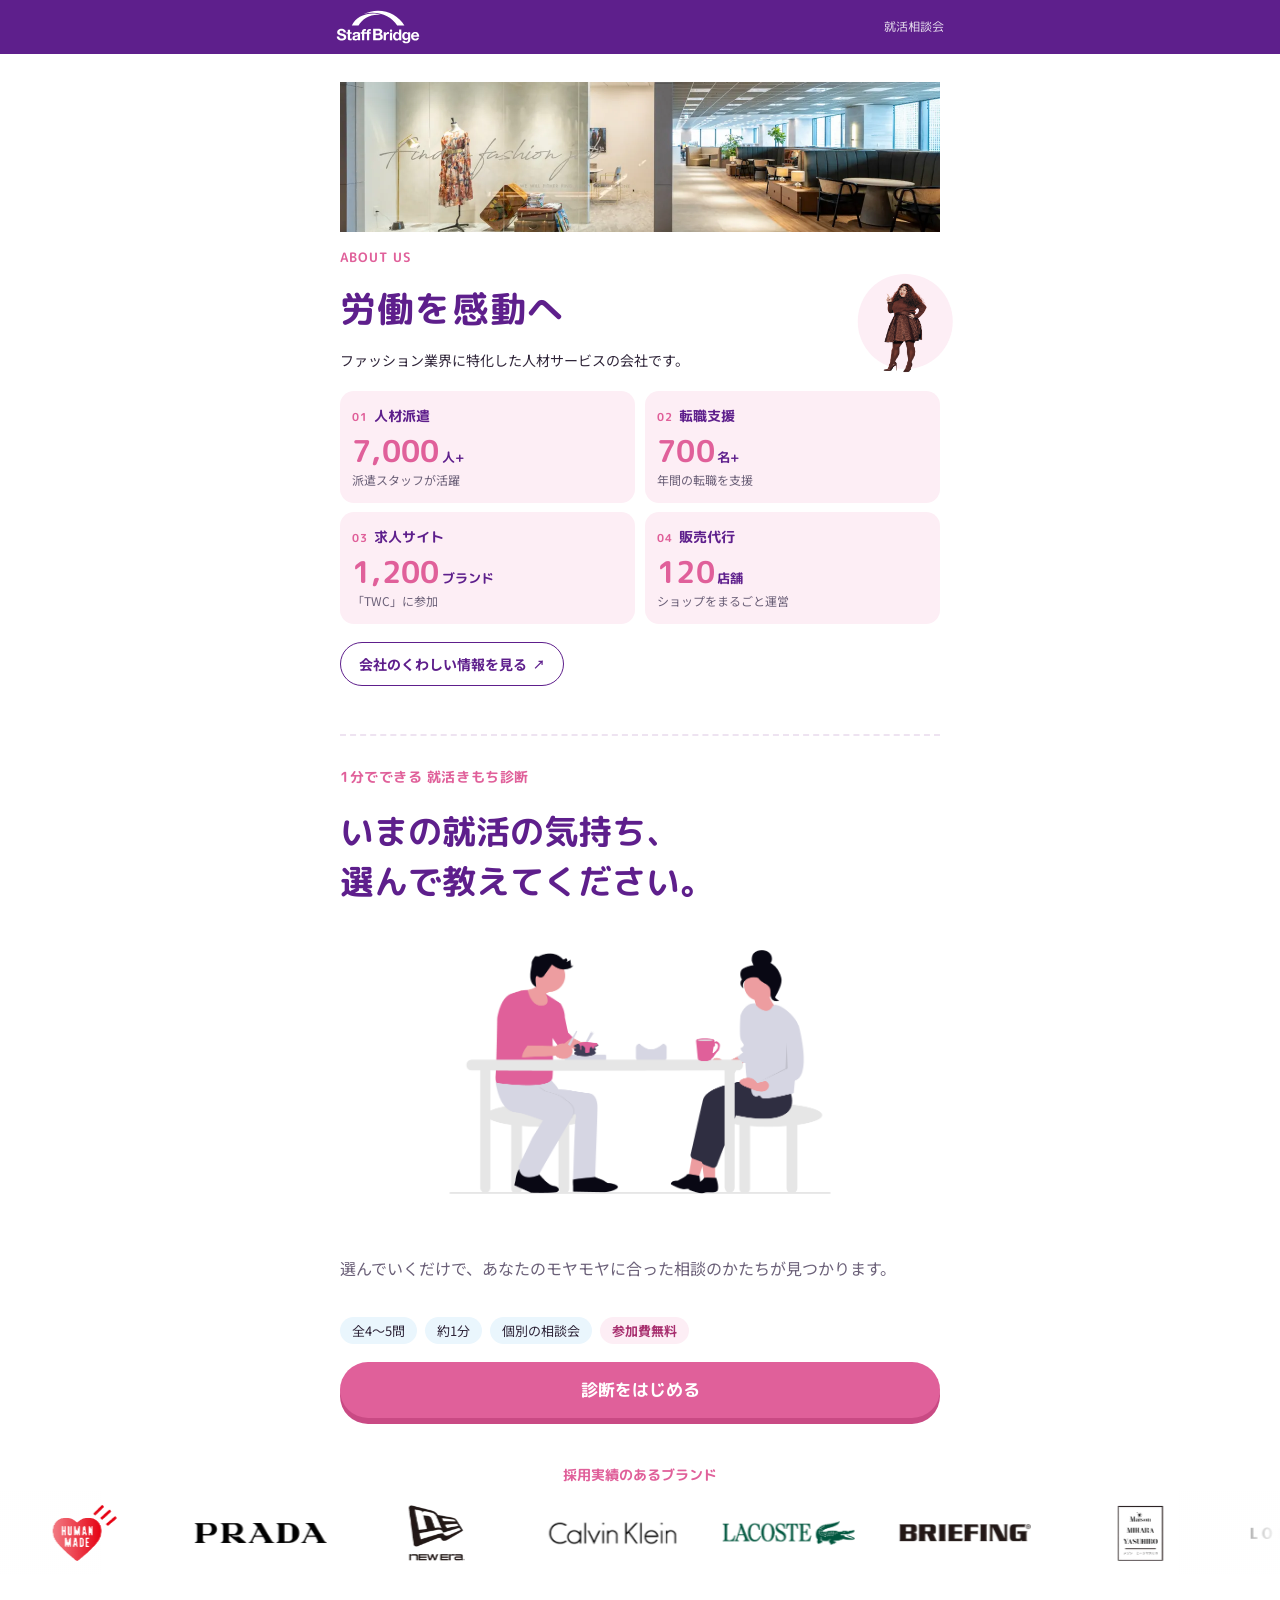
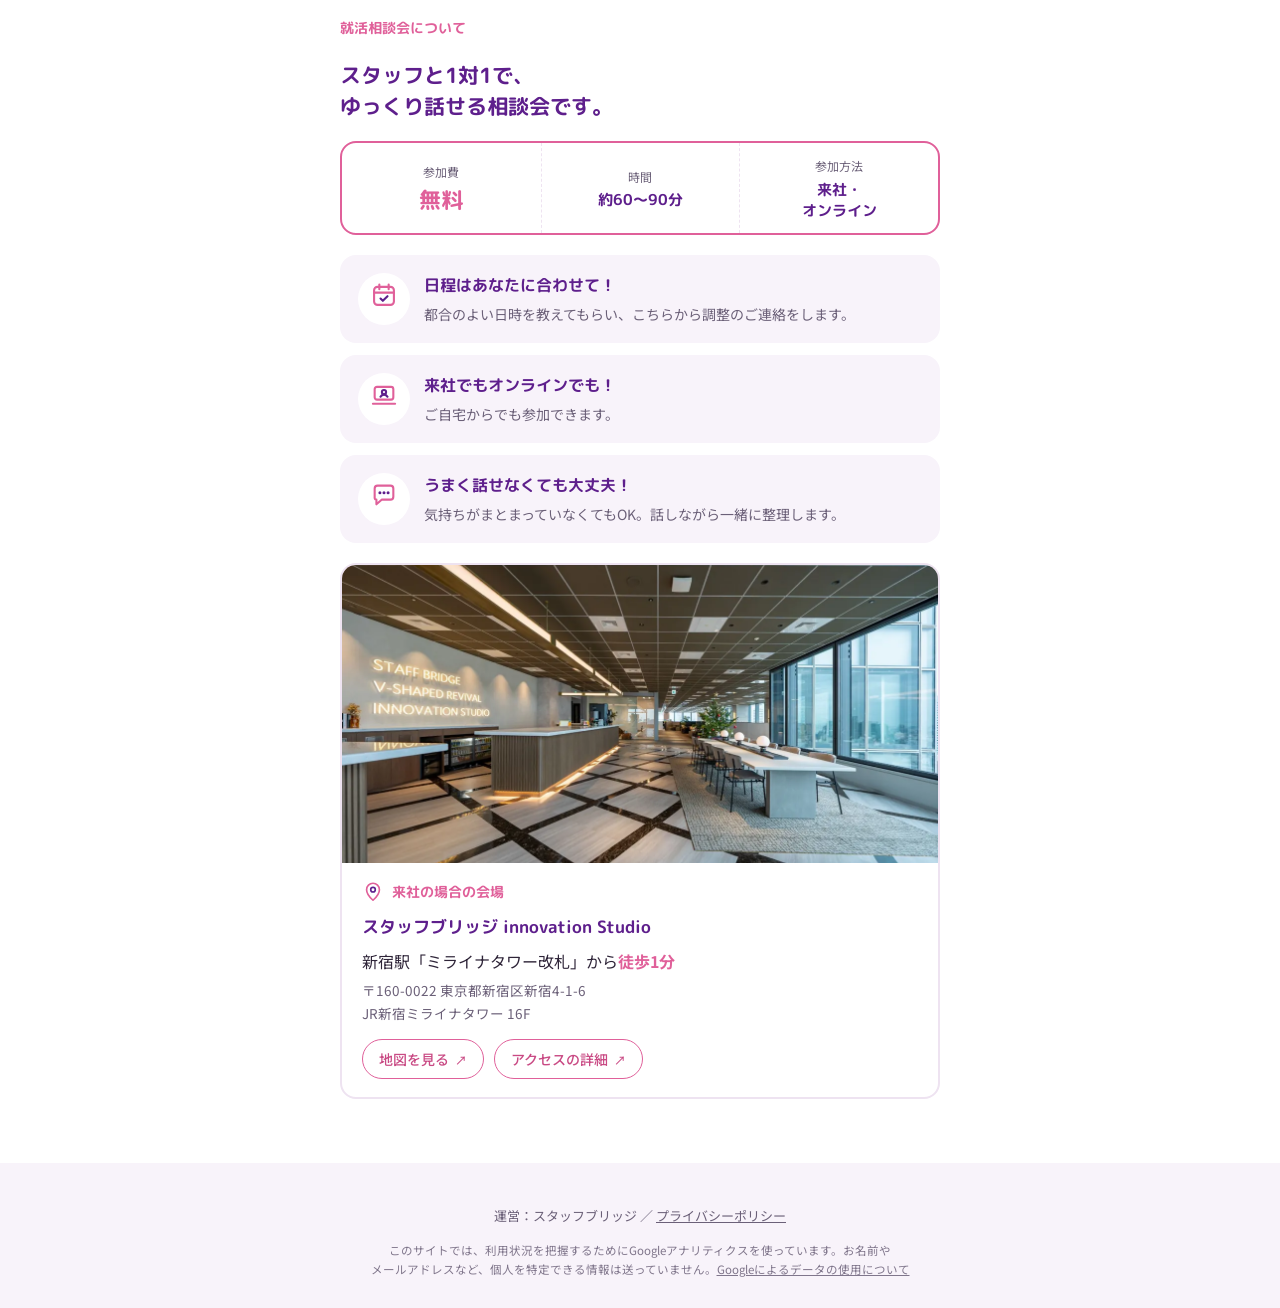
<file: index.html>
<!doctype html>
<html lang="ja">
<head>
<meta charset="utf-8">
<meta name="viewport" content="width=device-width, initial-scale=1, viewport-fit=cover">
<title>就活きもち診断｜スタッフブリッジ就活相談会</title>
<meta name="description" content="いまの就活の気持ちを選ぶだけ。あなたのモヤモヤに合った相談のかたちが見つかります。スタッフブリッジの個別就活相談会。">
<meta name="theme-color" content="#5E1F8C">
<meta property="og:type" content="website">
<meta property="og:title" content="就活きもち診断｜スタッフブリッジ就活相談会">
<meta property="og:description" content="いまの就活の気持ちを選ぶだけ。1分でできる診断です。">
<meta property="og:url" content="https://staff-bridge-o.netlify.app/">
<meta property="og:image" content="https://staff-bridge-o.netlify.app/img/ogp.png">
<meta name="twitter:card" content="summary_large_image">
<link rel="preconnect" href="https://fonts.googleapis.com">
<link rel="preconnect" href="https://fonts.gstatic.com" crossorigin>
<link rel="stylesheet" href="https://fonts.googleapis.com/css2?family=M+PLUS+Rounded+1c:wght@500;700&family=Noto+Sans+JP:wght@400;500;700&display=swap">
<link rel="stylesheet" href="css/style.css?v=20261119a">
<style>
/* 会社概要（トップの一番上） */
.company { padding: 28px 0 8px; display: flex; flex-direction: column; gap: 14px; }
.company .eyebrow { font-family: var(--display); color: var(--pink); font-weight: 700; font-size: 13px; letter-spacing: .08em; }
.company h1 { font-size: clamp(28px, 8vw, 36px); letter-spacing: .04em; }
.company p { margin: 0; color: var(--fg); font-size: 15px; }
/* 見出しと写真を横に並べる（写真は右） */
/* 写真の高さは、左の文字（見出し〜紹介文）の高さに合わせる。写真の列の幅は quiz.js で計算する */
.co-intro { display: grid; grid-template-columns: minmax(0, 1fr) var(--photo-w, 110px); align-items: start; gap: 14px; }
.co-text { display: flex; flex-direction: column; gap: 12px; }
.co-photo { position: relative; display: flex; align-items: flex-end; justify-content: center; }
.co-photo::before {
  content: ""; position: absolute; left: 50%; bottom: 4%; width: 135%; aspect-ratio: 1;
  transform: translateX(-50%); border-radius: 50%; background: var(--pink-bg); z-index: 0;
}
.co-photo img { position: relative; z-index: 1; width: auto; max-width: 100%; height: var(--photo-h, auto); }
.co-intro p { font-size: 14px; }
/* オフィス写真（トップの一番上） */
.co-hero { margin: 0; overflow: hidden; aspect-ratio: 4 / 1; background: var(--pink-bg); }
.co-hero img { display: block; width: 100%; height: 100%; object-fit: cover; object-position: 50% 58%; }
/* 4つのサービス：数字を主役にする（スマホでも2列） */
.co-svc { list-style: none; margin: 4px 0 0; padding: 0; display: grid; grid-template-columns: repeat(2, minmax(0, 1fr)); gap: 10px; }
.co-svc li { background: var(--pink-bg); border-radius: 14px; padding: 12px 12px 14px; display: flex; flex-direction: column; gap: 2px; container-type: inline-size; }
.co-svc .svc-head { display: flex; align-items: baseline; gap: 6px; margin-bottom: 4px; }
.co-svc .no { font-family: var(--display); font-size: 11px; font-weight: 700; color: var(--pink); letter-spacing: .08em; }
.co-svc b { font-family: var(--display); color: var(--plum); font-size: 14px; }
.co-svc .num { font-family: var(--display); font-weight: 700; color: var(--pink); font-size: 26px; font-size: min(30px, 20cqi); line-height: 1.15; letter-spacing: .01em; white-space: nowrap; }
.co-svc .num small { font-size: 12px; font-size: min(13px, 8.6cqi); margin-left: 2px; color: var(--plum); }
.co-svc .cap { font-size: 12px; color: var(--muted); line-height: 1.5; }
.co-links { display: flex; flex-wrap: wrap; gap: 10px; margin-top: 4px; }
.co-links a {
  display: inline-flex; align-items: center; min-height: 44px; padding: 0 18px; border-radius: 999px;
  font-size: 14px; font-weight: 700; text-decoration: none; -webkit-tap-highlight-color: transparent;
}
.co-more { border: 1.5px solid var(--plum); color: var(--plum); }
.co-more::after { content: "↗"; margin-left: 6px; font-size: 12px; }
html { scroll-behavior: smooth; }
@media (prefers-reduced-motion: reduce) { html { scroll-behavior: auto; } }

/* トップ（気持ち診断） */
.hero { margin-top: 40px; padding: 28px 0 8px; border-top: 2px dashed var(--line); display: flex; flex-direction: column; gap: 18px; }
.hero .eyebrow { font-family: var(--display); color: var(--pink); font-weight: 700; font-size: 14px; letter-spacing: .04em; }
.hero h1 { font-size: clamp(26px, 7vw, 34px); }
.hero .illust { aspect-ratio: 16 / 10; }
.hero p { color: var(--muted); }
.hero .meta { display: flex; flex-wrap: wrap; gap: 8px; }
.chip { font-size: 13px; background: var(--sky-bg); color: var(--fg); padding: 2px 12px; border-radius: 999px; }

/* 採用実績ブランドのロゴ（横に流れ続ける帯。面接対策ガイドと同じ作り） */
.brands { margin-top: 36px; }
.brands-label { text-align: center; color: var(--pink); font-family: var(--display); font-weight: 700; font-size: 14px; margin: 0 0 4px; }
/* 左右のフェードは mask-image ではなく白のグラデーションを重ねて作る（iPhoneのSafariで、mask と動く帯の組み合わせだとロゴが消えることがあるため） */
.marquee { position: relative; overflow: hidden; width: 100vw; margin-left: calc(50% - 50vw); }
.marquee::before, .marquee::after { content: ""; position: absolute; top: 0; bottom: 0; width: 8%; z-index: 1; pointer-events: none; }
.marquee::before { left: 0; background: linear-gradient(90deg, var(--bg, #fff), rgba(255,255,255,0)); }
.marquee::after { right: 0; background: linear-gradient(270deg, var(--bg, #fff), rgba(255,255,255,0)); }
/* 帯の動きは quiz.js で1コマずつ動かす（CSSアニメーションだとiPhoneで止まることがあるため） */
.marquee-track { display: flex; width: max-content; will-change: transform; }
.marquee-track ul { display: flex; list-style: none; margin: 0; padding: 0; }
.marquee-track li { flex: none; width: 96px; height: 44px; margin: 10px 14px; display: flex; align-items: center; justify-content: center; }
.marquee-track img { display: block; width: auto; height: auto; max-width: 100%; max-height: 100%; object-fit: contain; }
@media (min-width: 600px) { .marquee-track li { width: 132px; height: 56px; margin: 14px 22px; } }

.about { margin-top: 40px; display: flex; flex-direction: column; gap: 20px; }
.about h2 { font-size: 21px; }
.about .eyebrow { font-family: var(--display); color: var(--pink); font-weight: 700; font-size: 14px; }
.points { list-style: none; margin: 0; padding: 0; display: grid; gap: 12px; }
.points li { background: var(--surface); border-radius: var(--radius); padding: 16px 18px; display: flex; align-items: center; gap: 14px; }
.points .ico { flex: none; width: 52px; height: 52px; border-radius: 50%; background: #fff; display: grid; place-items: center; }
.points .ico svg { width: 28px; height: 28px; fill: none; stroke: var(--pink); stroke-width: 1.8; stroke-linecap: round; stroke-linejoin: round; }
.points .ico .accent { stroke: var(--plum); }
.points .pt { display: flex; flex-direction: column; gap: 2px; min-width: 0; }
.points strong { font-family: var(--display); color: var(--plum); font-size: 16px; }
.points span { font-size: 14px; color: var(--muted); }

/* 来社の会場 */
.place { border: 2px solid var(--line); border-radius: var(--radius); padding: 18px 20px; display: flex; flex-direction: column; gap: 4px; }
/* 参加費・時間・参加方法 */
.chip.free { background: var(--pink-bg); color: #A8306F; font-weight: 700; }
.facts { margin: 0; display: grid; grid-template-columns: repeat(3, minmax(0, 1fr)); border: 2px solid var(--pink); border-radius: var(--radius); background: #fff; overflow: hidden; }
.facts > div { padding: 12px 6px; text-align: center; display: flex; flex-direction: column; justify-content: center; gap: 2px; }
.facts > div + div { border-left: 1.5px dashed var(--line); }
.facts dt { font-size: 12px; color: var(--muted); }
.facts dd { margin: 0; font-family: var(--display); font-weight: 700; color: var(--plum); font-size: 15px; line-height: 1.4; }
.facts dd.big { color: var(--pink); font-size: 22px; }

.place { overflow: hidden; }
.place-photo { display: block; width: calc(100% + 40px); max-width: none; height: auto; aspect-ratio: 2 / 1; object-fit: cover; object-position: 50% 45%; margin: -18px -20px 12px; background: var(--pink-bg); }
.place p { margin: 0; }
.place-head { display: flex; align-items: center; gap: 8px; margin-bottom: 4px; }
.place .pin svg { width: 22px; height: 22px; display: block; fill: none; stroke: var(--pink); stroke-width: 1.8; stroke-linecap: round; stroke-linejoin: round; }
.place .pin .accent { stroke: var(--plum); }
.place-label { font-family: var(--display); color: var(--pink); font-weight: 700; font-size: 14px; }
.place-name { font-family: var(--display); color: var(--plum); font-weight: 700; font-size: 17px; }
.place-access b { color: var(--pink); }
.place-addr { font-size: 13.5px; color: var(--muted); line-height: 1.7; }
.place-links { display: flex; flex-wrap: wrap; gap: 10px; margin-top: 10px; }
.place-links a {
  display: inline-flex; align-items: center; min-height: 40px; padding: 0 16px;
  border: 1.5px solid var(--pink); border-radius: 999px; color: var(--pink-dark);
  font-size: 14px; font-weight: 500; text-decoration: none; -webkit-tap-highlight-color: transparent;
}
.place-links a::after { content: "↗"; margin-left: 6px; font-size: 12px; }
.place-links a:active { background: var(--pink-bg); }
@media (hover: hover) and (pointer: fine) { .place-links a:hover { background: var(--pink-bg); } }

/* 診断 */
.quiz { padding: 20px 0 0; display: flex; flex-direction: column; gap: 18px; }
.quiz-top { display: flex; align-items: center; justify-content: space-between; min-height: 40px; }
.qno { font-family: var(--display); color: var(--pink); font-weight: 700; }
.progress { height: 8px; background: var(--line); border-radius: 4px; overflow: hidden; }
.progress > div { height: 100%; width: 0; background: var(--pink); border-radius: 4px; transition: width .3s; }
.quiz h2 { font-size: clamp(21px, 5.6vw, 25px); }
.options { list-style: none; margin: 0; padding: 0; display: flex; flex-direction: column; gap: 12px; }
.option {
  width: 100%; text-align: left; cursor: pointer;
  background: #fff; border: 2px solid var(--line); border-radius: 18px;
  padding: 16px 18px; min-height: 64px;
  display: flex; align-items: center; gap: 14px;
  transition: border-color .15s, background .15s, transform .1s;
  -webkit-tap-highlight-color: transparent;
}
@media (hover: hover) and (pointer: fine) { .option:hover { border-color: #F2B3D0; } }
.option:active, .option.chosen { border-color: var(--pink); background: var(--pink-bg); transform: scale(.99); }
.option .mark {
  flex: none; width: 30px; height: 30px; border-radius: 50%;
  background: var(--surface); color: var(--plum);
  font-family: var(--display); font-weight: 700; font-size: 14px;
  display: grid; place-items: center;
}
.option .txt { display: flex; flex-direction: column; line-height: 1.5; min-width: 0; }
.option .label { font-weight: 500; font-size: 16px; }
.option .sub { font-size: 13.5px; color: var(--muted); }
.option.feeling .label { font-family: var(--display); font-size: 19px; color: var(--plum); }

/* 結果 */
.result { padding: 24px 0 0; display: flex; flex-direction: column; gap: 18px; }
.result .tag { align-self: flex-start; background: var(--pink-bg); color: #A8306F; font-weight: 700; font-family: var(--display); font-size: 14px; padding: 4px 14px; border-radius: 999px; }
.result .illust { aspect-ratio: 16 / 10; }
.result h1 { font-size: clamp(22px, 6vw, 28px); }
.result .card { background: var(--surface); border-radius: var(--radius); padding: 18px 20px; display: flex; flex-direction: column; gap: 8px; }
.result .card h2 { font-size: 16px; }
.result ul { margin: 0; padding-left: 1.3em; }
.result .note { border: 2px dashed var(--line); border-radius: var(--radius); padding: 14px 18px; font-size: 15px; }
.result .note b { color: var(--plum); font-family: var(--display); display: block; font-size: 14px; }
.status { font-size: 14px; color: var(--muted); }
.cta { display: flex; flex-direction: column; gap: 10px; align-items: stretch; margin-top: 6px; }
.cta small { text-align: center; color: var(--muted); }
.fade { animation: fade .35s ease both; }
@keyframes fade { from { opacity: .001; transform: translateY(8px); } to { opacity: 1; transform: none; } }
</style>
</head>
<body>

<header class="site-header">
  <div class="inner">
    <img class="logo" src="img/logo-white.svg" alt="スタッフブリッジ" width="84" height="34">
    <span class="tagline">就活相談会</span>
  </div>
</header>

<main class="container">

  <!-- トップ -->
  <section id="view-top">
    <div class="company">
      <figure class="co-hero rise"><img src="img/office-entrance.webp" alt="スタッフブリッジのオフィス入口" width="1200" height="800" decoding="async" fetchpriority="high"></figure>
      <span class="eyebrow rise" style="--d:.06s">ABOUT US</span>
      <div class="co-intro">
        <div class="co-text">
          <h1 class="rise" style="--d:.08s">労働を感動へ</h1>
          <p class="rise" style="--d:.16s">ファッション業界に特化した人材サービスの会社です。</p>
        </div>
        <div class="co-photo rise" style="--d:.2s">
          <img src="img/company-model.png" alt="" width="307" height="630" decoding="async">
        </div>
      </div>
      <ul class="co-svc">
        <li class="rise" style="--d:.24s"><div class="svc-head"><span class="no">01</span><b>人材派遣</b></div><p class="num">7,000<small>人+</small></p><p class="cap">派遣スタッフが活躍</p></li>
        <li class="rise" style="--d:.28s"><div class="svc-head"><span class="no">02</span><b>転職支援</b></div><p class="num">700<small>名+</small></p><p class="cap">年間の転職を支援</p></li>
        <li class="rise" style="--d:.32s"><div class="svc-head"><span class="no">03</span><b>求人サイト</b></div><p class="num">1,200<small>ブランド</small></p><p class="cap">「TWC」に参加</p></li>
        <li class="rise" style="--d:.36s"><div class="svc-head"><span class="no">04</span><b>販売代行</b></div><p class="num">120<small>店舗</small></p><p class="cap">ショップをまるごと運営</p></li>
      </ul>
      <div class="co-links rise" style="--d:.32s">
        <a class="co-more" href="https://www.staff-b.com/company/" target="_blank" rel="noopener">会社のくわしい情報を見る</a>
      </div>
    </div>

    <div class="hero" id="shindan">
      <span class="eyebrow rise">1分でできる 就活きもち診断</span>
      <h1 class="rise" style="--d:.1s">いまの就活の気持ち、<br>選んで教えてください。</h1>
      <div class="illust floaty rise" style="--d:.25s" data-img="hero.png"></div>
      <p class="rise" style="--d:.4s">選んでいくだけで、あなたのモヤモヤに合った相談のかたちが見つかります。</p>
      <div class="meta rise" style="--d:.5s"><span class="chip">全4〜5問</span><span class="chip">約1分</span><span class="chip">個別の相談会</span><span class="chip free">参加費無料</span></div>
      <button class="btn block shine rise" style="--d:.6s" id="start" type="button">診断をはじめる</button>
    </div>

    <div class="brands rise" style="--d:.75s">
      <p class="brands-label">採用実績のあるブランド</p>
      <div class="marquee"><div class="marquee-track" id="brandTrack"></div></div>
    </div>

    <div class="about">
      <span class="eyebrow reveal">就活相談会について</span>
      <h2 class="reveal" style="--d:.08s">スタッフと1対1で、<br>ゆっくり話せる相談会です。</h2>
      <dl class="facts reveal" style="--d:.12s">
        <div><dt>参加費</dt><dd class="big">無料</dd></div>
        <div><dt>時間</dt><dd>約60〜90分</dd></div>
        <div><dt>参加方法</dt><dd>来社・<br>オンライン</dd></div>
      </dl>
      <ul class="points">
        <li class="reveal" style="--d:.15s">
          <span class="ico" aria-hidden="true"><svg viewBox="0 0 24 24"><rect x="3.5" y="5" width="17" height="15.5" rx="3"/><path d="M3.5 10h17M8 3v4M16 3v4"/><path class="accent" d="M9 15l2 2 4-4"/></svg></span>
          <div class="pt"><strong>日程はあなたに合わせて！</strong><span>都合のよい日時を教えてもらい、こちらから調整のご連絡をします。</span></div>
        </li>
        <li class="reveal" style="--d:.27s">
          <span class="ico" aria-hidden="true"><svg viewBox="0 0 24 24"><rect x="4" y="5" width="16" height="11" rx="2"/><path d="M2.5 19.5h19"/><circle class="accent" cx="12" cy="9.5" r="1.8"/><path class="accent" d="M9 13.5c.6-1.2 1.7-1.8 3-1.8s2.4.6 3 1.8"/></svg></span>
          <div class="pt"><strong>来社でもオンラインでも！</strong><span>ご自宅からでも参加できます。</span></div>
        </li>
        <li class="reveal" style="--d:.39s">
          <span class="ico" aria-hidden="true"><svg viewBox="0 0 24 24"><path d="M4 6.5A2.5 2.5 0 0 1 6.5 4h11A2.5 2.5 0 0 1 20 6.5v7a2.5 2.5 0 0 1-2.5 2.5H10l-4.5 4v-4h0A1.5 1.5 0 0 1 4 14.5z"/><path class="accent" d="M8.5 10h.01M12 10h.01M15.5 10h.01" stroke-width="2.6"/></svg></span>
          <div class="pt"><strong>うまく話せなくても大丈夫！</strong><span>気持ちがまとまっていなくてもOK。話しながら一緒に整理します。</span></div>
        </li>
      </ul>

      <div class="place reveal" style="--d:.1s">
        <img class="place-photo" src="img/office-studio.webp" alt="会場のinnovation Studio" width="1200" height="800" loading="lazy" decoding="async">
        <div class="place-head">
          <span class="pin" aria-hidden="true"><svg viewBox="0 0 24 24"><path d="M12 21s-7-6.2-7-11.5A7 7 0 0 1 19 9.5C19 14.8 12 21 12 21z"/><circle class="accent" cx="12" cy="9.5" r="2.5"/></svg></span>
          <span class="place-label">来社の場合の会場</span>
        </div>
        <p class="place-name">スタッフブリッジ innovation Studio</p>
        <p class="place-access">新宿駅「ミライナタワー改札」から<b>徒歩1分</b></p>
        <p class="place-addr">〒160-0022 東京都新宿区新宿4-1-6<br>JR新宿ミライナタワー 16F</p>
        <div class="place-links">
          <a href="https://maps.app.goo.gl/RZ37ucafLBS2n8c66" target="_blank" rel="noopener">地図を見る</a>
          <a href="https://www.staff-b.com/office/is/" target="_blank" rel="noopener">アクセスの詳細</a>
        </div>
      </div>
    </div>
  </section>

  <!-- 診断 -->
  <section id="view-quiz" class="quiz" hidden>
    <div class="quiz-top">
      <span class="qno" id="qno">Q.1</span>
      <button class="link-btn" id="back" type="button">← ひとつ戻る</button>
    </div>
    <div class="progress" aria-hidden="true"><div id="bar"></div></div>
    <div id="qbody" class="fade">
      <h2 id="qtitle"></h2>
    </div>
    <ul class="options" id="options"></ul>
  </section>

  <!-- 結果 -->
  <section id="view-result" class="result" hidden>
    <span class="tag" id="r-tag"></span>
    <div class="illust floaty" id="r-illust"></div>
    <h1 id="r-title"></h1>
    <p id="r-lead"></p>
    <div class="card">
      <h2 id="r-can-title">相談会でできること</h2>
      <ul id="r-can"></ul>
    </div>
    <div class="note"><b id="r-style-title">当日のすすめ方</b><span id="r-style"></span></div>
    <p class="status" id="r-stage"></p>
    <div class="cta">
      <a class="btn block" id="r-entry" href="entry.html">相談会に申し込む</a>
      <small>申し込みは2分ほどで終わります</small>
      <button class="link-btn" id="retry" type="button" style="align-self:center">もう一度診断する</button>
    </div>
  </section>

</main>

<footer class="site-footer">
  <div class="container">
    <p>運営：スタッフブリッジ ／ <a href="https://www.staff-b.com/privacy_reg/" target="_blank" rel="noopener">プライバシーポリシー</a></p>
    <p class="ga-note">このサイトでは、利用状況を把握するためにGoogleアナリティクスを使っています。お名前やメールアドレスなど、個人を特定できる情報は送っていません。<a href="https://policies.google.com/technologies/partner-sites?hl=ja" target="_blank" rel="noopener">Googleによるデータの使用について</a></p>
  </div>
</footer>

<script src="js/config.js?v=20261119a"></script>
<script src="js/analytics.js?v=20261119a"></script>
<script src="js/content.js?v=20261119a"></script>
<script src="js/vendor/budoux-ja-0.6.4.min.js?v=20261119a"></script>
<script src="js/common.js?v=20261119a"></script>
<script src="js/quiz.js?v=20261119a"></script>
</body>
</html>
</file>
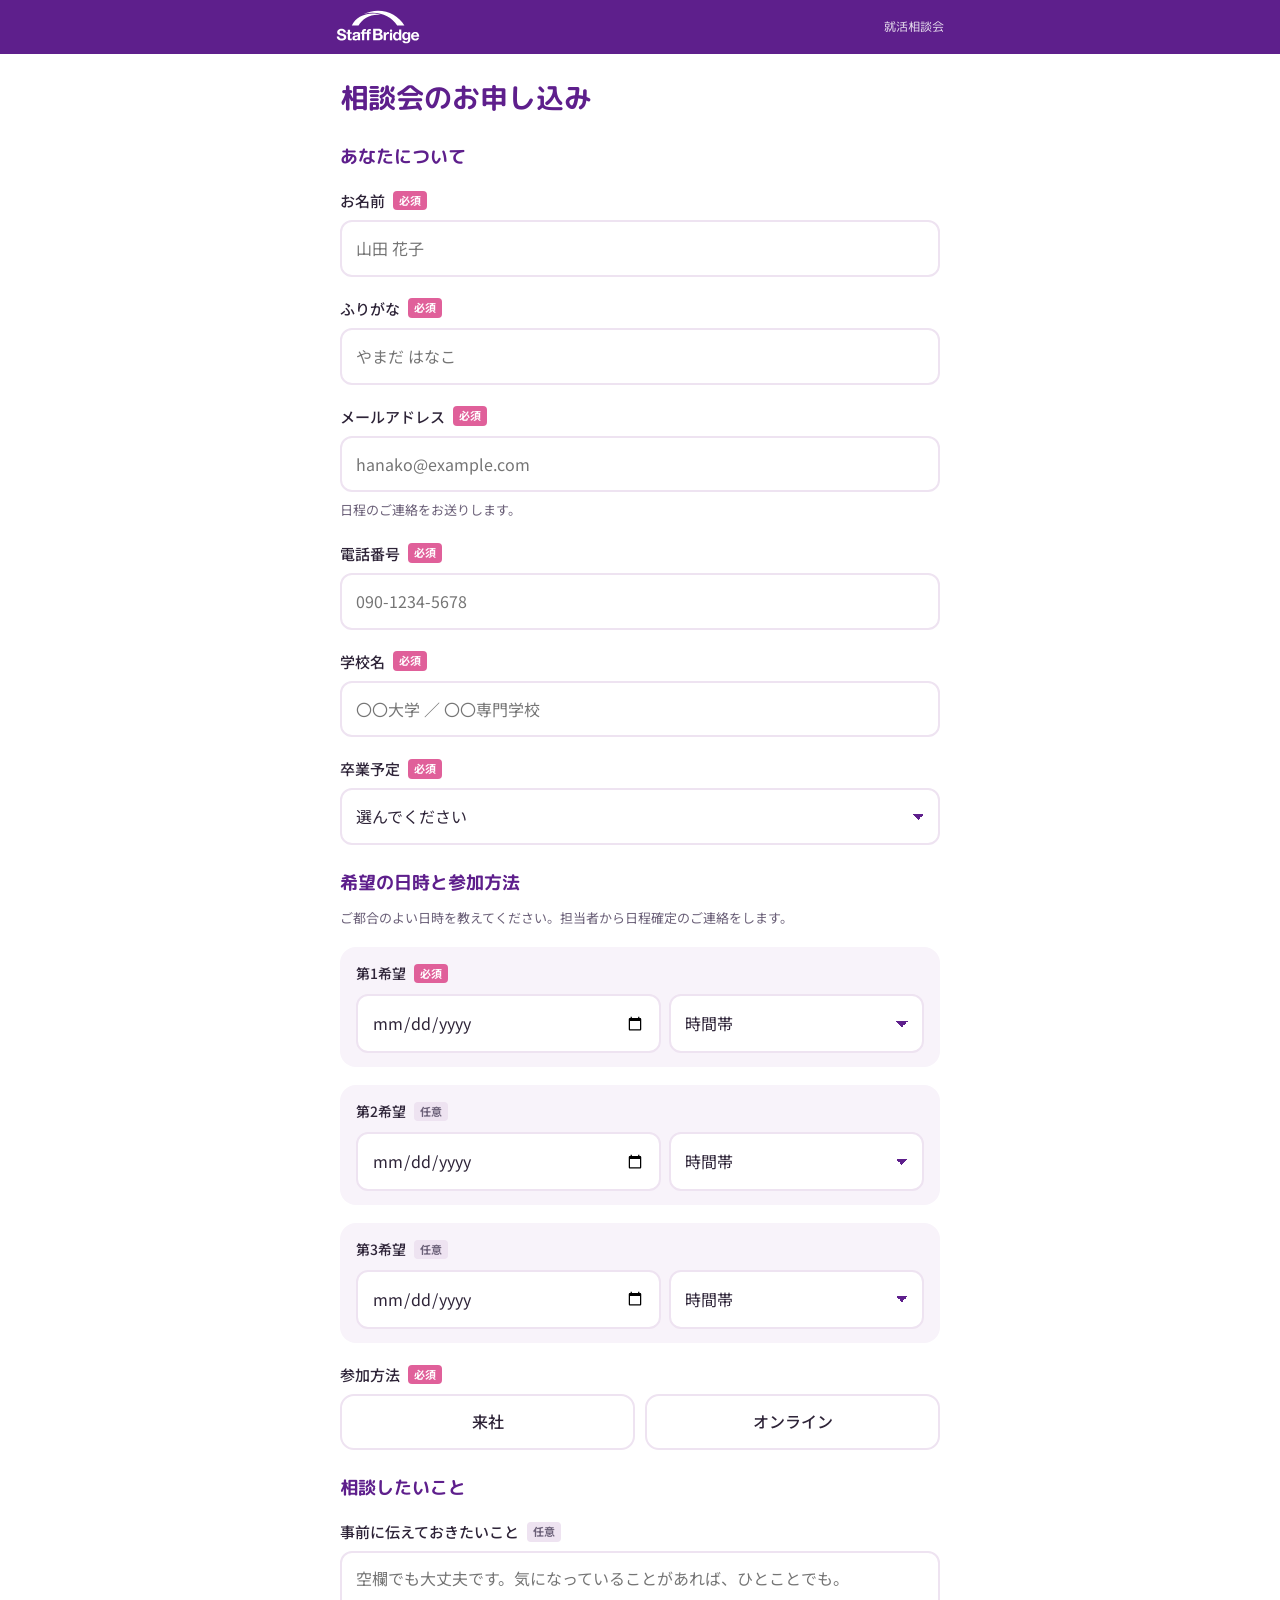
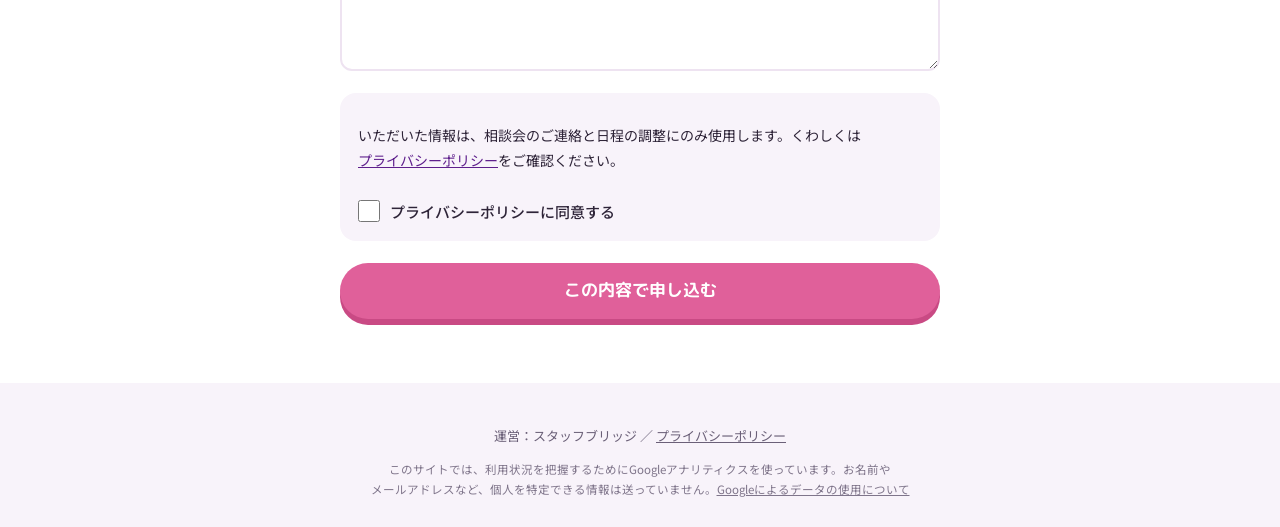
<file: entry.html>
<!doctype html>
<html lang="ja">
<head>
<meta charset="utf-8">
<meta name="viewport" content="width=device-width, initial-scale=1, viewport-fit=cover">
<title>相談会のお申し込み｜スタッフブリッジ就活相談会</title>
<meta name="robots" content="noindex">
<meta name="theme-color" content="#5E1F8C">
<link rel="preconnect" href="https://fonts.googleapis.com">
<link rel="preconnect" href="https://fonts.gstatic.com" crossorigin>
<link rel="stylesheet" href="https://fonts.googleapis.com/css2?family=M+PLUS+Rounded+1c:wght@500;700&family=Noto+Sans+JP:wght@400;500;700&display=swap">
<link rel="stylesheet" href="css/style.css?v=20261119a">
<style>
.page { padding: 24px 0 0; display: flex; flex-direction: column; gap: 22px; }
.page h1 { font-size: clamp(23px, 6vw, 28px); }
.summary { background: var(--pink-bg); border-radius: var(--radius); padding: 14px 18px; display: flex; flex-direction: column; gap: 2px; }
.summary b { font-family: var(--display); color: var(--plum); }
.summary span { font-size: 14px; color: var(--muted); }

form { display: flex; flex-direction: column; gap: 22px; }
fieldset { border: none; margin: 0; padding: 0; display: flex; flex-direction: column; gap: 18px; }
legend { font-family: var(--display); color: var(--plum); font-weight: 700; font-size: 18px; padding: 0; margin-bottom: 14px; }
.field { display: flex; flex-direction: column; gap: 6px; }
.field > label, .field > .lbl { font-weight: 500; font-size: 15px; display: flex; align-items: center; gap: 8px; }
.req, .opt { font-size: 11px; font-weight: 700; border-radius: 4px; padding: 1px 6px; line-height: 1.6; }
.req { background: var(--pink); color: #fff; }
.opt { background: var(--line); color: var(--muted); }
.hint { font-size: 13px; color: var(--muted); }
input[type=text], input[type=email], input[type=tel], input[type=date], select, textarea {
  width: 100%; font: inherit; font-size: 16px; color: var(--fg);
  background: #fff; border: 2px solid var(--line); border-radius: 12px;
  padding: 12px 14px; min-height: 52px; appearance: none; -webkit-appearance: none;
}
select { background-image: linear-gradient(45deg, transparent 50%, var(--plum) 50%), linear-gradient(135deg, var(--plum) 50%, transparent 50%);
  background-position: calc(100% - 20px) 50%, calc(100% - 14px) 50%; background-size: 6px 6px; background-repeat: no-repeat; padding-right: 40px; }
textarea { min-height: 120px; resize: vertical; line-height: 1.7; }
input:focus, select:focus, textarea:focus { outline: none; border-color: var(--sky); }
.invalid { border-color: var(--pink) !important; background: #FFF7FA !important; }
.err { color: #C0306E; font-size: 13px; font-weight: 500; }

.wish { background: var(--surface); border-radius: var(--radius); padding: 14px 16px; display: flex; flex-direction: column; gap: 8px; }
.wish .row { display: grid; grid-template-columns: minmax(0, 1.2fr) minmax(0, 1fr); gap: 8px; }
.wish .lbl { font-weight: 500; font-size: 14px; display: flex; gap: 8px; align-items: center; }

.choices { display: grid; grid-template-columns: 1fr 1fr; gap: 10px; }
.choice { position: relative; }
.choice input { position: absolute; opacity: 0; inset: 0; }
.choice span {
  display: flex; align-items: center; justify-content: center; min-height: 56px;
  border: 2px solid var(--line); border-radius: 14px; background: #fff;
  font-weight: 500; cursor: pointer;
}
.choice input:checked + span { border-color: var(--pink); background: var(--pink-bg); color: #A8306F; }
.choice input:focus-visible + span { outline: 3px solid var(--sky); outline-offset: 2px; }

.privacy { background: var(--surface); border-radius: var(--radius); padding: 16px 18px; font-size: 14px; display: flex; flex-direction: column; gap: 10px; }
.agree { display: flex; gap: 10px; align-items: flex-start; font-weight: 500; font-size: 15px; cursor: pointer; }
.agree input { width: 22px; height: 22px; margin: 2px 0 0; accent-color: var(--pink); flex: none; }

.testmode { background: #FFF6DA; color: #6B4E00; border-radius: 12px; padding: 10px 14px; font-size: 13px; }
.thanks { text-align: center; display: flex; flex-direction: column; gap: 16px; align-items: center; padding-top: 24px; }
.thanks .illust { width: 100%; aspect-ratio: 16 / 10; }
.thanks p { text-align: left; }
</style>
</head>
<body>

<header class="site-header">
  <div class="inner">
    <a href="./"><img class="logo" src="img/logo-white.svg" alt="スタッフブリッジ" width="84" height="34"></a>
    <span class="tagline">就活相談会</span>
  </div>
</header>

<main class="container">
  <section class="page" id="form-view">
    <h1>相談会のお申し込み</h1>
    <div class="summary" id="summary" hidden>
      <b id="sum-type"></b>
      <span id="sum-detail"></span>
    </div>
    <p class="testmode" id="testmode" hidden>テストモード：送信先のGoogleフォームがまだ設定されていないため、送信しても実際には届きません。</p>

    <form id="entry" novalidate>
      <fieldset>
        <legend>あなたについて</legend>
        <div class="field">
          <label for="name">お名前 <span class="req">必須</span></label>
          <input type="text" id="name" name="name" autocomplete="name" placeholder="山田 花子" required>
        </div>
        <div class="field">
          <label for="kana">ふりがな <span class="req">必須</span></label>
          <input type="text" id="kana" name="kana" placeholder="やまだ はなこ" required>
        </div>
        <div class="field">
          <label for="email">メールアドレス <span class="req">必須</span></label>
          <input type="email" id="email" name="email" autocomplete="email" inputmode="email" placeholder="hanako@example.com" required>
          <span class="hint">日程のご連絡をお送りします。</span>
        </div>
        <div class="field">
          <label for="tel">電話番号 <span class="req">必須</span></label>
          <input type="tel" id="tel" name="tel" autocomplete="tel" inputmode="tel" placeholder="090-1234-5678" required>
        </div>
        <div class="field">
          <label for="school">学校名 <span class="req">必須</span></label>
          <input type="text" id="school" name="school" placeholder="〇〇大学 ／ 〇〇専門学校" required>
        </div>
        <div class="field">
          <label for="grad">卒業予定 <span class="req">必須</span></label>
          <select id="grad" name="grad" required>
            <option value="">選んでください</option>
            <option>2027年3月</option>
            <option>2027年9月</option>
            <option>2028年3月</option>
            <option>2029年3月</option>
            <option>その他・既卒</option>
          </select>
        </div>
      </fieldset>

      <fieldset>
        <legend>希望の日時と参加方法</legend>
        <p class="hint" style="margin:-8px 0 0">ご都合のよい日時を教えてください。担当者から日程確定のご連絡をします。</p>
        <div class="wish" data-wish="1">
          <span class="lbl">第1希望 <span class="req">必須</span></span>
          <div class="row">
            <input type="date" id="wish1-date" aria-label="第1希望の日付">
            <select id="wish1-time" aria-label="第1希望の時間帯"></select>
          </div>
        </div>
        <div class="wish" data-wish="2">
          <span class="lbl">第2希望 <span class="opt">任意</span></span>
          <div class="row">
            <input type="date" id="wish2-date" aria-label="第2希望の日付">
            <select id="wish2-time" aria-label="第2希望の時間帯"></select>
          </div>
        </div>
        <div class="wish" data-wish="3">
          <span class="lbl">第3希望 <span class="opt">任意</span></span>
          <div class="row">
            <input type="date" id="wish3-date" aria-label="第3希望の日付">
            <select id="wish3-time" aria-label="第3希望の時間帯"></select>
          </div>
        </div>
        <div class="field">
          <span class="lbl" id="method-lbl">参加方法 <span class="req">必須</span></span>
          <div class="choices" role="radiogroup" aria-labelledby="method-lbl" id="method-box">
            <label class="choice"><input type="radio" name="method" value="来社"><span>来社</span></label>
            <label class="choice"><input type="radio" name="method" value="オンライン"><span>オンライン</span></label>
          </div>
        </div>
      </fieldset>

      <fieldset>
        <legend>相談したいこと</legend>
        <div class="field">
          <label for="message">事前に伝えておきたいこと <span class="opt">任意</span></label>
          <textarea id="message" name="message" placeholder="空欄でも大丈夫です。気になっていることがあれば、ひとことでも。"></textarea>
        </div>
      </fieldset>

      <div class="privacy">
        <p>いただいた情報は、相談会のご連絡と日程の調整にのみ使用します。くわしくは<a id="privacy-link" href="https://www.staff-b.com/privacy_reg/" target="_blank" rel="noopener">プライバシーポリシー</a>をご確認ください。</p>
        <label class="agree"><input type="checkbox" id="agree">プライバシーポリシーに同意する</label>
      </div>

      <p class="err" id="form-err" hidden></p>
      <button class="btn block" type="submit" id="submit">この内容で申し込む</button>
    </form>
  </section>

  <section class="thanks" id="thanks-view" hidden>
    <h1>お申し込みありがとうございます</h1>
    <div class="illust" data-img="thanks.png"></div>
    <p id="thanks-msg"></p>
    <a class="btn" href="./">トップにもどる</a>
  </section>
</main>

<footer class="site-footer">
  <div class="container">
    <p>運営：スタッフブリッジ ／ <a href="https://www.staff-b.com/privacy_reg/" target="_blank" rel="noopener">プライバシーポリシー</a></p>
    <p class="ga-note">このサイトでは、利用状況を把握するためにGoogleアナリティクスを使っています。お名前やメールアドレスなど、個人を特定できる情報は送っていません。<a href="https://policies.google.com/technologies/partner-sites?hl=ja" target="_blank" rel="noopener">Googleによるデータの使用について</a></p>
  </div>
</footer>

<script src="js/content.js?v=20261119a"></script>
<script src="js/config.js?v=20261119a"></script>
<script src="js/analytics.js?v=20261119a"></script>
<script src="js/vendor/budoux-ja-0.6.4.min.js?v=20261119a"></script>
<script src="js/common.js?v=20261119a"></script>
<script src="js/entry.js?v=20261119a"></script>
</body>
</html>
</file>
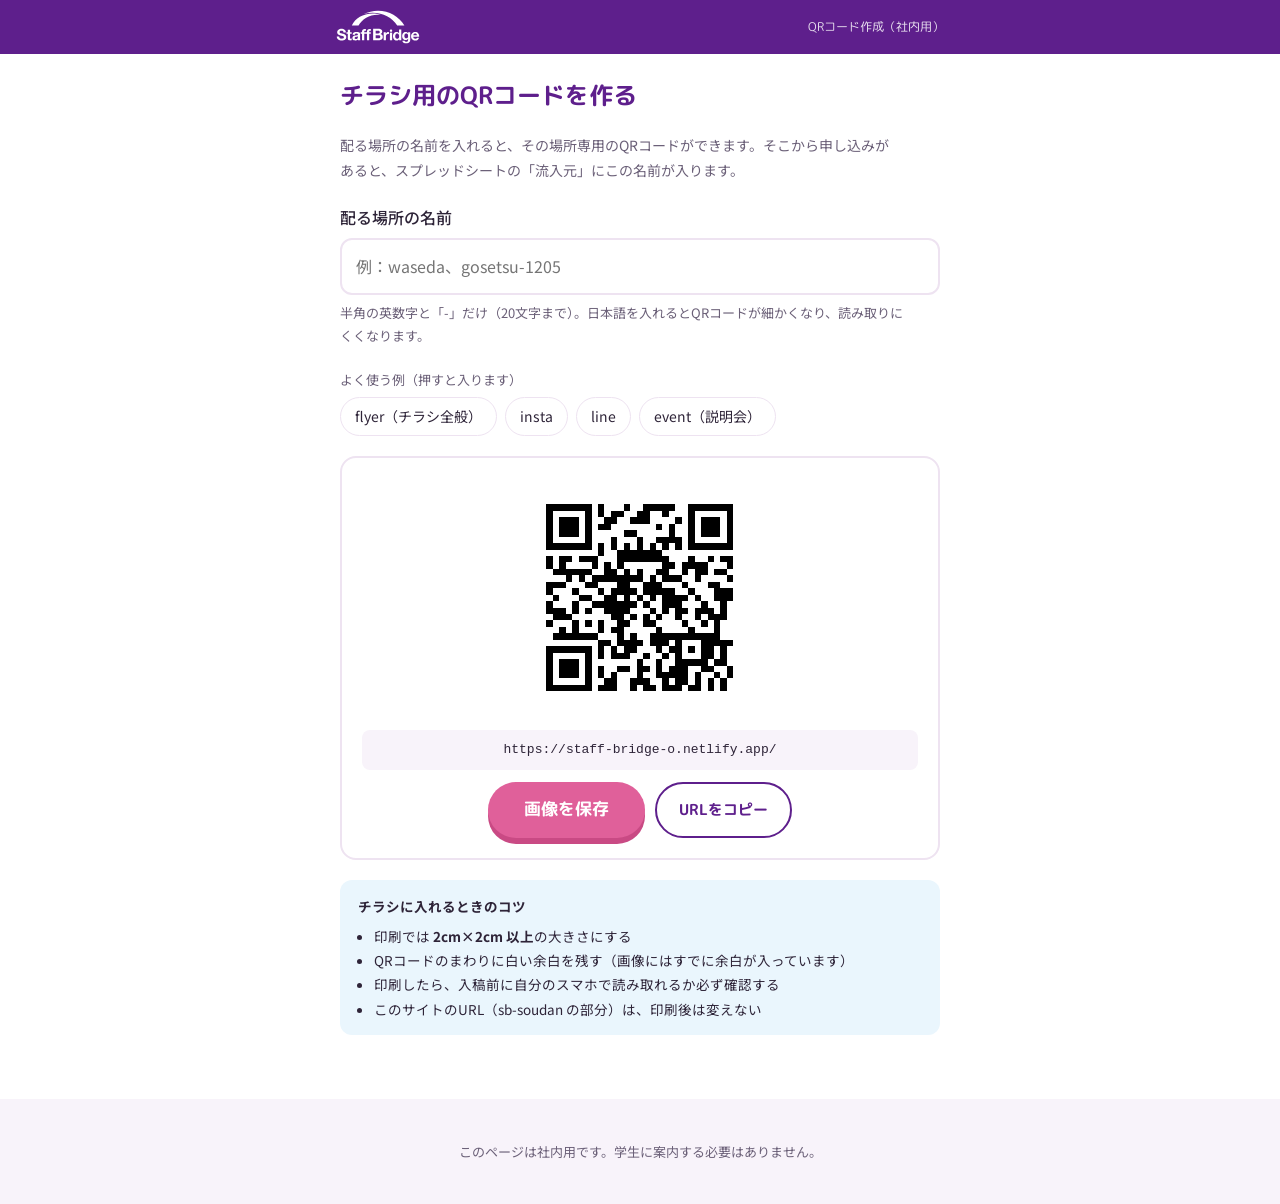
<file: qr.html>
<!doctype html>
<html lang="ja">
<head>
<meta charset="utf-8">
<meta name="viewport" content="width=device-width, initial-scale=1, viewport-fit=cover">
<title>QRコード作成｜就活きもち診断（社内用）</title>
<meta name="robots" content="noindex, nofollow">
<meta name="theme-color" content="#5E1F8C">
<link rel="stylesheet" href="https://fonts.googleapis.com/css2?family=M+PLUS+Rounded+1c:wght@500;700&family=Noto+Sans+JP:wght@400;500;700&display=swap">
<link rel="stylesheet" href="css/style.css?v=20261116j">
<style>
.page { padding: 24px 0 0; display: flex; flex-direction: column; gap: 20px; }
.page h1 { font-size: 24px; }
.lead { color: var(--muted); font-size: 14px; margin: 0; }
.field { display: flex; flex-direction: column; gap: 6px; }
.field label { font-weight: 500; }
.hint { font-size: 13px; color: var(--muted); }
input[type=text] { width: 100%; font: inherit; font-size: 16px; border: 2px solid var(--line); border-radius: 12px; padding: 12px 14px; min-height: 52px; }
input[type=text]:focus { outline: none; border-color: var(--sky); }
.presets { display: flex; flex-wrap: wrap; gap: 8px; }
.presets button { border: 1.5px solid var(--line); background: #fff; border-radius: 999px; padding: 6px 14px; font-size: 14px; cursor: pointer; }
.presets button:active { background: var(--pink-bg); }
.err { color: #C0306E; font-size: 13px; font-weight: 500; margin: 0; }
.card { border: 2px solid var(--line); border-radius: var(--radius); padding: 20px; display: flex; flex-direction: column; align-items: center; gap: 12px; }
#qr { width: 240px; max-width: 100%; aspect-ratio: 1; image-rendering: pixelated; }
.url { font-family: ui-monospace, Menlo, monospace; font-size: 13px; word-break: break-all; text-align: center; background: var(--surface); border-radius: 8px; padding: 8px 12px; width: 100%; }
.row { display: flex; flex-wrap: wrap; gap: 10px; justify-content: center; }
.btn.sub { background: #fff; color: var(--plum); border: 2px solid var(--plum); box-shadow: none; min-height: 48px; font-size: 15px; padding: 0 22px; }
.tips { background: var(--sky-bg); border-radius: 12px; padding: 14px 18px; font-size: 13.5px; }
.tips ul { margin: 6px 0 0; padding-left: 1.2em; }
</style>
</head>
<body>
<header class="site-header">
  <div class="inner">
    <a href="./"><img class="logo" src="img/logo-white.svg" alt="スタッフブリッジ" width="84" height="34"></a>
    <span class="tagline">QRコード作成（社内用）</span>
  </div>
</header>

<main class="container">
  <section class="page">
    <h1>チラシ用のQRコードを作る</h1>
    <p class="lead">配る場所の名前を入れると、その場所専用のQRコードができます。そこから申し込みがあると、スプレッドシートの「流入元」にこの名前が入ります。</p>

    <div class="field">
      <label for="from">配る場所の名前</label>
      <input type="text" id="from" placeholder="例：waseda、gosetsu-1205" autocomplete="off" autocapitalize="off" spellcheck="false">
      <span class="hint">半角の英数字と「-」だけ（20文字まで）。日本語を入れるとQRコードが細かくなり、読み取りにくくなります。</span>
      <p class="err" id="err" hidden></p>
    </div>

    <div class="field">
      <span class="hint">よく使う例（押すと入ります）</span>
      <div class="presets">
        <button type="button" data-v="flyer">flyer（チラシ全般）</button>
        <button type="button" data-v="insta">insta</button>
        <button type="button" data-v="line">line</button>
        <button type="button" data-v="event">event（説明会）</button>
      </div>
    </div>

    <div class="card">
      <canvas id="qr" width="1080" height="1080" aria-label="QRコード"></canvas>
      <div class="url" id="url"></div>
      <div class="row">
        <a class="btn" id="dl" href="#" download="qr.png">画像を保存</a>
        <button class="btn sub" type="button" id="copy">URLをコピー</button>
      </div>
    </div>

    <div class="tips">
      <b>チラシに入れるときのコツ</b>
      <ul>
        <li>印刷では <b>2cm×2cm 以上</b>の大きさにする</li>
        <li>QRコードのまわりに白い余白を残す（画像にはすでに余白が入っています）</li>
        <li>印刷したら、入稿前に自分のスマホで読み取れるか必ず確認する</li>
        <li>このサイトのURL（sb-soudan の部分）は、印刷後は変えない</li>
      </ul>
    </div>
  </section>
</main>

<footer class="site-footer"><div class="container"><p>このページは社内用です。学生に案内する必要はありません。</p></div></footer>

<script src="js/vendor/qrcode-generator-1.4.4.min.js"></script>
<script>
(function () {
  var BASE = "https://staff-bridge-o.netlify.app/";
  var $ = function (id) { return document.getElementById(id); };
  var input = $("from");

  function clean(v) { return v.trim().toLowerCase(); }
  function valid(v) { return v === "" || /^[a-z0-9-]{1,20}$/.test(v); }

  function draw() {
    var v = clean(input.value);
    var ok = valid(v);
    $("err").hidden = ok;
    document.querySelector(".card").hidden = !ok;   // 入力が正しくないときは古いQRコードを保存できないよう隠す
    if (!ok) { $("err").textContent = "半角の英数字と「-」だけで、20文字以内にしてください。"; return; }

    var url = v ? BASE + "?from=" + v : BASE;
    $("url").textContent = url;

    // 誤り訂正レベルM（チラシの汚れや折れに少し強い）
    var qr = qrcode(0, "M");
    qr.addData(url);
    qr.make();
    var n = qr.getModuleCount();
    var quiet = 4;                       // まわりの白い余白（4マス分）
    var cv = $("qr");
    var size = cv.width;
    var cell = Math.floor(size / (n + quiet * 2));
    var offset = Math.floor((size - cell * n) / 2);
    var ctx = cv.getContext("2d");
    ctx.fillStyle = "#fff";
    ctx.fillRect(0, 0, size, size);
    ctx.fillStyle = "#000";
    for (var r = 0; r < n; r++) for (var c = 0; c < n; c++) {
      if (qr.isDark(r, c)) ctx.fillRect(offset + c * cell, offset + r * cell, cell, cell);
    }
    $("dl").href = cv.toDataURL("image/png");
    $("dl").download = "sb-soudan-qr" + (v ? "-" + v : "") + ".png";
  }

  input.addEventListener("input", draw);
  document.querySelectorAll(".presets button").forEach(function (b) {
    b.addEventListener("click", function () { input.value = b.getAttribute("data-v"); draw(); });
  });
  $("copy").addEventListener("click", function () {
    var t = $("url").textContent;
    var done = function () { $("copy").textContent = "コピーしました"; setTimeout(function () { $("copy").textContent = "URLをコピー"; }, 1500); };
    if (navigator.clipboard) navigator.clipboard.writeText(t).then(done, function () {});
  });
  draw();
})();
</script>
</body>
</html>
</file>
<file: css/style.css>
/* sb-soudan 共通スタイル
   色: 見出し=紫(--plum) / ボタン・強調=ピンク(--pink) / 差し色=水色(--sky) */
:root {
  --plum: #5E1F8C;
  --plum-dark: #45156A;
  --pink: #E0609A;
  --pink-dark: #C94A84;
  --pink-bg: #FDEEF5;
  --sky: #4FB8F0;
  --sky-bg: #EAF6FD;
  --surface: #F8F3FA;
  --line: #EEE3F1;
  --fg: #2E2438;
  --muted: #6B6078;
  --bg: #FFFFFF;
  --display: "M PLUS Rounded 1c", "Hiragino Maru Gothic ProN", "Noto Sans JP", sans-serif;
  --body: "Noto Sans JP", "Hiragino Sans", "Yu Gothic", "Meiryo", sans-serif;
  --radius: 16px;
  color-scheme: light;
}

*, *::before, *::after { box-sizing: border-box; }
html { -webkit-text-size-adjust: 100%; overflow-x: clip; }
body {
  margin: 0;
  background: var(--bg);
  color: var(--fg);
  font-family: var(--body);
  font-size: 16px;
  line-height: 1.8;
  word-break: auto-phrase;
  overflow-wrap: anywhere;
}
img { max-width: 100%; height: auto; display: block; }
[hidden] { display: none !important; }
a { color: var(--plum); }
button { font: inherit; color: inherit; }
:focus-visible { outline: 3px solid var(--sky); outline-offset: 2px; }

h1, h2, h3 {
  font-family: var(--display);
  color: var(--plum);
  line-height: 1.45;
  margin: 0;
  text-wrap: balance;
}

/* ヘッダー */
.site-header {
  background: var(--plum);
  padding-top: env(safe-area-inset-top, 0px);
}
.site-header .inner {
  max-width: 640px;
  margin: 0 auto;
  padding: 10px max(16px, env(safe-area-inset-right, 0px)) 10px max(16px, env(safe-area-inset-left, 0px));
  display: flex;
  align-items: center;
  justify-content: space-between;
}
.site-header .logo { height: 34px; width: auto; }
.site-header .tagline { color: #fff; font-size: 12px; opacity: .85; font-family: var(--display); }

/* 本文の幅 */
.container {
  max-width: 640px;
  margin: 0 auto;
  padding-left: max(20px, env(safe-area-inset-left, 0px));
  padding-right: max(20px, env(safe-area-inset-right, 0px));
}

/* ボタン */
.btn {
  display: inline-flex;
  align-items: center;
  justify-content: center;
  gap: 8px;
  min-height: 56px;
  padding: 0 36px;
  border: none;
  border-radius: 999px;
  background: var(--pink);
  color: #fff;
  font-family: var(--display);
  font-weight: 700;
  font-size: 17px;
  text-decoration: none;
  cursor: pointer;
  box-shadow: 0 6px 0 var(--pink-dark);
  transition: transform .12s, box-shadow .12s;
}
.btn:active { transform: translateY(4px); box-shadow: 0 2px 0 var(--pink-dark); }
.btn.block { width: 100%; }
.btn[disabled] { opacity: .6; cursor: wait; }
.link-btn {
  background: none; border: none; padding: 8px 4px;
  color: var(--muted); font-size: 14px; cursor: pointer;
  display: inline-flex; align-items: center; gap: 4px;
}

/* イラスト枠（画像がまだ無いときは淡い色の丸だけ表示） */
.illust {
  border-radius: 24px;
  background: var(--surface);
  display: grid;
  place-items: center;
  overflow: hidden;
}
/* 画像が読み込めたら、枠の形を絵に合わせる（縦長の絵も小さくならない） */
.illust.loaded { aspect-ratio: auto !important; background: none; border-radius: 0; padding: 8px 0; }
.illust img { width: auto; max-width: 100%; height: auto; max-height: 280px; }
.illust.empty::after {
  content: "";
  width: 38%; aspect-ratio: 1;
  border-radius: 50%;
  background: radial-gradient(circle at 35% 35%, #F7B6D3, var(--pink));
  opacity: .5;
}

/* フッター */
.site-footer {
  margin-top: 64px;
  padding: 28px 0 calc(28px + env(safe-area-inset-bottom, 0px));
  background: var(--surface);
  font-size: 13px;
  color: var(--muted);
  text-align: center;
}
.site-footer a { color: var(--muted); }

/* ── 動き（モーション） ── */
/* 下からふわっと出てくる。--d で出てくる順番（遅れ）を決める */
@keyframes rise { from { opacity: 0; transform: translateY(18px); } to { opacity: 1; transform: none; } }
.rise { animation: rise .7s cubic-bezier(.2, .7, .2, 1) backwards; animation-delay: var(--d, 0s); }

/* イラストがゆっくり浮かぶ */
@keyframes float { 0%, 100% { transform: translateY(0); } 50% { transform: translateY(-8px); } }
.floaty.loaded img { animation: float 5s ease-in-out infinite; }

/* ボタンに光がすっと走る */
.btn.shine { position: relative; overflow: hidden; isolation: isolate; }
.btn.shine::after {
  content: ""; position: absolute; top: 0; bottom: 0; left: -60%; width: 40%; z-index: -1;
  background: linear-gradient(100deg, transparent, rgba(255, 255, 255, .45), transparent);
  transform: skewX(-20deg);
  animation: shine 3.6s ease-in-out 1.2s infinite;
}
@keyframes shine { 0% { left: -60%; } 35%, 100% { left: 130%; } }

/* スクロールして見えたら出てくる（JSが動くときだけ隠しておく） */
.js .reveal { opacity: 0; transform: translateY(24px); transition: opacity .7s ease, transform .7s cubic-bezier(.2, .7, .2, 1); transition-delay: var(--d, 0s); }
.js .reveal.in { opacity: 1; transform: none; }
@keyframes pop { 0% { transform: scale(.4); } 70% { transform: scale(1.12); } 100% { transform: scale(1); } }
.js .reveal.in .ico { animation: pop .6s cubic-bezier(.2, .7, .2, 1) both; animation-delay: calc(var(--d, 0s) + .15s); }

/* 端末で「視差効果を減らす」がオンの人には、動きを控えめに（ふわっと表示だけ） */
@media (prefers-reduced-motion: reduce) {
  .rise { animation-name: fadein; animation-duration: .5s; }
  .js .reveal { transform: none; }
  .floaty.loaded img, .btn.shine::after, .js .reveal.in .ico { animation: none; }
}
@keyframes fadein { from { opacity: 0; } to { opacity: 1; } }

.ga-note { margin: 10px 0 0; font-size: 11.5px; line-height: 1.7; opacity: .85; }
</file>
